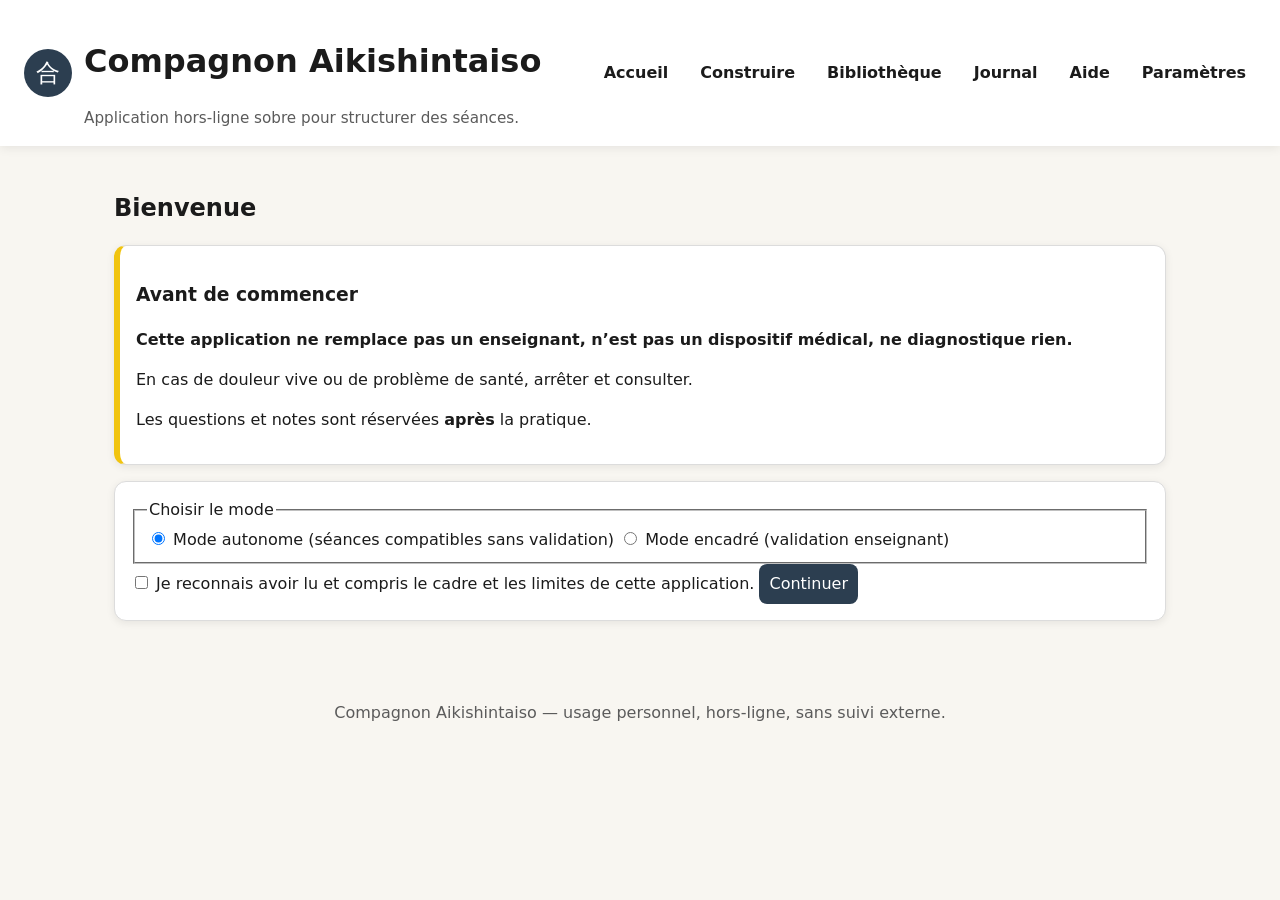
<file: app/index.html>
<!doctype html>
<html lang="fr">
<head>
  <meta charset="utf-8" />
  <meta name="viewport" content="width=device-width, initial-scale=1" />
  <meta name="theme-color" content="#111111" />
  <title>Compagnon Aikishintaiso</title>
  <link rel="manifest" href="manifest.webmanifest" />
  <link rel="stylesheet" href="styles.css" />
</head>
<body>
  <a class="skip-link" href="#main">Aller au contenu</a>
  <header class="app-header">
    <div class="brand">
      <span class="brand-mark" aria-hidden="true">合</span>
      <div>
        <h1>Compagnon Aikishintaiso</h1>
        <p class="subtitle">Application hors-ligne sobre pour structurer des séances.</p>
      </div>
    </div>
    <nav class="top-nav" aria-label="Navigation principale">
      <a href="#/home">Accueil</a>
      <a href="#/builder">Construire</a>
      <a href="#/library">Bibliothèque</a>
      <a href="#/journal">Journal</a>
      <a href="#/help">Aide</a>
      <a href="#/settings">Paramètres</a>
    </nav>
  </header>

  <main id="main" class="app-main" tabindex="-1">
    <section id="view-onboarding" class="view" aria-labelledby="onboarding-title">
      <h2 id="onboarding-title">Bienvenue</h2>
      <div class="card warning">
        <h3>Avant de commencer</h3>
        <p><strong>Cette application ne remplace pas un enseignant, n’est pas un dispositif médical, ne diagnostique rien.</strong></p>
        <p>En cas de douleur vive ou de problème de santé, arrêter et consulter.</p>
        <p>Les questions et notes sont réservées <strong>après</strong> la pratique.</p>
      </div>
      <form id="onboarding-form" class="card">
        <fieldset>
          <legend>Choisir le mode</legend>
          <label><input type="radio" name="mode" value="autonome" checked /> Mode autonome (séances compatibles sans validation)</label>
          <label><input type="radio" name="mode" value="teacher" /> Mode encadré (validation enseignant)</label>
        </fieldset>
        <label class="checkbox">
          <input type="checkbox" id="consent-checkbox" required />
          Je reconnais avoir lu et compris le cadre et les limites de cette application.
        </label>
        <button class="primary" type="submit">Continuer</button>
      </form>
    </section>

    <section id="view-home" class="view" aria-labelledby="home-title">
      <h2 id="home-title">Accueil</h2>
      <div class="grid-2">
        <div class="card">
          <h3>Démarrer</h3>
          <p>Choisissez une séance prête à l’emploi ou reprenez la dernière.</p>
          <button class="primary" id="start-session-btn">Démarrer une séance</button>
        </div>
        <div class="card">
          <h3>Dernière séance</h3>
          <div id="last-session" class="muted">Aucune séance enregistrée.</div>
        </div>
      </div>
      <div class="quick-links">
        <a class="card" href="#/builder">Construire une séance</a>
        <a class="card" href="#/library">Bibliothèque</a>
        <a class="card" href="#/journal">Journal</a>
        <a class="card" href="#/help">Aide & Glossaire</a>
      </div>
      <div class="card">
        <h3>Templates disponibles</h3>
        <div id="template-list" class="card-list"></div>
      </div>
    </section>

    <section id="view-builder" class="view" aria-labelledby="builder-title">
      <h2 id="builder-title">Constructeur de séance</h2>
      <div class="card">
        <h3>Nouveau template</h3>
        <form id="builder-form" class="grid-2">
          <label>Intention
            <input type="text" name="intent" placeholder="Ex: trouver un axe stable dans le mouvement" required />
          </label>
          <label>Titre
            <input type="text" name="title" placeholder="Ex: Axe & calme" required />
          </label>
          <label>Durée
            <select name="duration">
              <option value="2700">45 min</option>
              <option value="3600" selected>60 min</option>
              <option value="5400">90 min</option>
            </select>
          </label>
          <label>Thématique
            <select name="theme">
              <option value="mobilite">Mobilité / Fixité</option>
              <option value="circulation">Circulation / Stagnation</option>
              <option value="interne">Interne / Externe</option>
              <option value="saturation">Saturation / Carence</option>
            </select>
          </label>
        </form>
        <button class="primary" id="generate-template-btn">Générer un squelette</button>
      </div>
      <div class="card">
        <h3>Structure</h3>
        <div id="builder-warning" class="warning hidden"></div>
        <div id="builder-blocks" class="builder-blocks"></div>
        <div class="builder-actions">
          <button id="save-template-btn" class="primary">Sauvegarder le template</button>
          <button id="reset-template-btn">Réinitialiser</button>
        </div>
      </div>
    </section>

    <section id="view-dojo" class="view" aria-labelledby="dojo-title">
      <h2 id="dojo-title">Mode séance</h2>
      <div class="card dojo-card">
        <div class="dojo-header">
          <div>
            <h3 id="dojo-session-title">Séance</h3>
            <p id="dojo-intent" class="muted"></p>
          </div>
          <div class="dojo-phase" id="dojo-phase">Phase</div>
        </div>
        <div class="dojo-timer" id="dojo-timer">00:00</div>
        <div class="dojo-instruction" id="dojo-instruction">Préparation...</div>
        <div class="dojo-controls">
          <button id="dojo-prev">Précédent</button>
          <button id="dojo-toggle" class="primary">Démarrer</button>
          <button id="dojo-next">Suivant</button>
          <button id="dojo-fullscreen">Plein écran</button>
        </div>
        <div class="dojo-meta">
          <span id="dojo-remaining">Temps restant: --</span>
          <button id="dojo-notes" disabled>Notes (après la pratique)</button>
        </div>
      </div>
      <div class="card hidden" id="dojo-complete">
        <h3>Fermeture stable</h3>
        <p>Prenez quelques instants pour revenir à un état stable avant de passer aux notes.</p>
        <button class="primary" id="open-journal-entry">Aller au journal</button>
      </div>
    </section>

    <section id="view-library" class="view" aria-labelledby="library-title">
      <h2 id="library-title">Bibliothèque</h2>
      <div class="card">
        <form id="library-filters" class="grid-3">
          <label>Recherche
            <input type="search" name="query" placeholder="mot-clé" />
          </label>
          <label>Type
            <select name="type">
              <option value="">Tous</option>
              <option value="rituel">Rituel</option>
              <option value="kihon">Kihon</option>
              <option value="posture">Posture</option>
              <option value="marche">Marche</option>
              <option value="meditation">Méditation</option>
            </select>
          </label>
          <label>Niveau
            <select name="level">
              <option value="">Tous</option>
              <option value="debutant">Débutant</option>
              <option value="intermediaire">Intermédiaire</option>
              <option value="avance">Avancé</option>
            </select>
          </label>
        </form>
      </div>
      <div id="library-list" class="card-list"></div>
      <div class="card">
        <h3>Créer / éditer</h3>
        <form id="library-form" class="grid-2">
          <input type="hidden" name="id" />
          <label>Titre
            <input type="text" name="title" required />
          </label>
          <label>Type
            <select name="type" required>
              <option value="rituel">Rituel</option>
              <option value="kihon">Kihon</option>
              <option value="posture">Posture</option>
              <option value="marche">Marche</option>
              <option value="meditation">Méditation</option>
            </select>
          </label>
          <label>Durée par défaut (sec)
            <input type="number" name="durationDefaultSec" min="30" step="30" required />
          </label>
          <label>Niveau
            <select name="level">
              <option value="debutant">Débutant</option>
              <option value="intermediaire">Intermédiaire</option>
              <option value="avance">Avancé</option>
            </select>
          </label>
          <label>Tags (séparés par des virgules)
            <input type="text" name="tags" />
          </label>
          <label>Autonome
            <select name="autonome">
              <option value="true">Oui</option>
              <option value="false">Non</option>
            </select>
          </label>
          <label>Description
            <textarea name="description" rows="3" required></textarea>
          </label>
          <label>Instructions
            <textarea name="instructions" rows="3" required></textarea>
          </label>
          <label>Notes de sécurité (séparées par ; )
            <input type="text" name="safetyNotes" />
          </label>
        </form>
        <div class="builder-actions">
          <button id="save-item-btn" class="primary">Enregistrer</button>
          <button id="reset-item-btn">Réinitialiser</button>
        </div>
      </div>
    </section>

    <section id="view-journal" class="view" aria-labelledby="journal-title">
      <h2 id="journal-title">Journal</h2>
      <div class="grid-2">
        <div class="card">
          <h3>Nouvelle entrée</h3>
          <form id="journal-form" class="grid-2">
            <label>Ressenti
              <input type="number" name="ressenti" min="1" max="5" required />
            </label>
            <label>Fatigue
              <input type="number" name="fatigue" min="1" max="5" required />
            </label>
            <label>Calme
              <input type="number" name="calme" min="1" max="5" required />
            </label>
            <label>Mobilité
              <input type="number" name="mobilite" min="1" max="5" required />
            </label>
            <label class="full">Notes
              <textarea name="notes" rows="4"></textarea>
            </label>
            <label class="full">Tags (séparés par des virgules)
              <input type="text" name="tags" />
            </label>
          </form>
          <button id="save-journal-btn" class="primary">Enregistrer</button>
        </div>
        <div class="card">
          <h3>Statistiques simples</h3>
          <canvas id="stats-canvas" width="320" height="240" aria-label="Statistiques"></canvas>
          <p class="muted">Aucune interprétation médicale. Moyennes des auto-évaluations.</p>
        </div>
      </div>
      <div class="card">
        <h3>Historique</h3>
        <div id="journal-list" class="card-list"></div>
      </div>
    </section>

    <section id="view-help" class="view" aria-labelledby="help-title">
      <h2 id="help-title">Aide & Glossaire</h2>
      <div class="card">
        <h3>Cadre & sécurité</h3>
        <ul>
          <li>Cette application ne remplace pas un enseignant, n’est pas un dispositif médical, ne diagnostique rien.</li>
          <li>En cas de douleur vive ou de problème de santé, arrêter et consulter.</li>
          <li>Silence pendant la pratique ; questions et notes après la séance.</li>
        </ul>
      </div>
      <div class="card">
        <h3>Glossaire</h3>
        <dl class="glossary">
          <dt>Misogi</dt>
          <dd>Entrée de séance : souffle, attention, disponibilité.</dd>
          <dt>Kihon</dt>
          <dd>Référence/fondation neutre, sans contenu technique réservé.</dd>
          <dt>Programme</dt>
          <dd>Combinaison structurée en trois phases : mise en place, mise à l’épreuve, intégration.</dd>
          <dt>Retour stable</dt>
          <dd>Sortie progressive pour retrouver un équilibre stable.</dd>
          <dt>Discussion</dt>
          <dd>Notes et échanges uniquement après la pratique.</dd>
        </dl>
      </div>
      <div class="card">
        <h3>Export / Import</h3>
        <div class="builder-actions">
          <button id="export-data" class="primary">Exporter les données</button>
          <label class="file-input">Importer un JSON
            <input type="file" id="import-data" accept="application/json" />
          </label>
          <button id="reset-data" class="danger">Réinitialiser</button>
        </div>
        <pre id="export-output" class="code-block" aria-live="polite"></pre>
      </div>
    </section>

    <section id="view-settings" class="view" aria-labelledby="settings-title">
      <h2 id="settings-title">Paramètres</h2>
      <div class="card grid-2">
        <label>Thème
          <select id="setting-theme">
            <option value="system">Système</option>
            <option value="light">Clair</option>
            <option value="dark">Sombre</option>
          </select>
        </label>
        <label>Taille de police
          <input type="range" id="setting-font" min="90" max="120" step="5" />
        </label>
        <label>Mode enseignant
          <select id="setting-teacher-mode">
            <option value="false">Désactivé</option>
            <option value="true">Activé</option>
          </select>
        </label>
        <label>Clé de validation (facultatif)
          <input type="text" id="setting-teacher-key" placeholder="clé simple" />
        </label>
        <label>Notifications (si support)
          <select id="setting-notifications">
            <option value="false">Désactivées</option>
            <option value="true">Activées</option>
          </select>
        </label>
      </div>
      <div class="card">
        <h3>JSON courant (debug)</h3>
        <pre id="debug-json" class="code-block"></pre>
      </div>
    </section>
  </main>

  <footer class="app-footer">
    <p>Compagnon Aikishintaiso — usage personnel, hors-ligne, sans suivi externe.</p>
  </footer>

  <script type="module" src="app.js"></script>
</body>
</html>
</file>
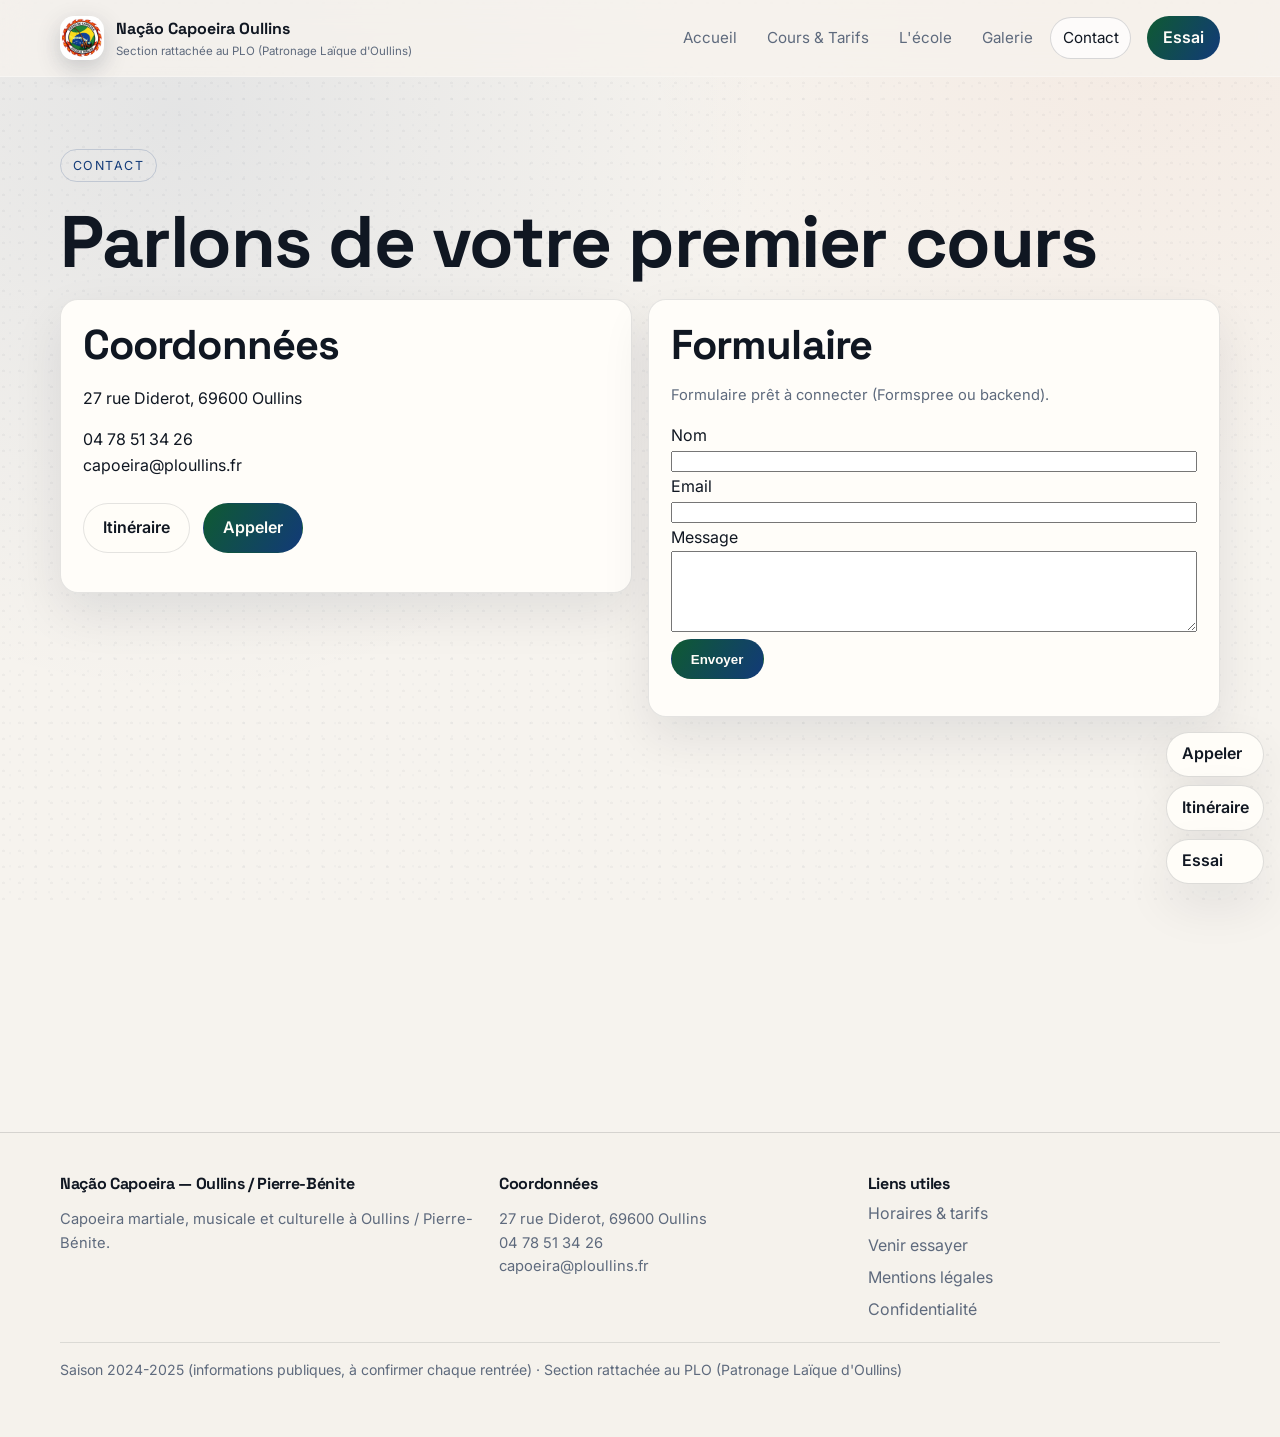
<file: contact.html>
<!doctype html><html lang="fr"><head><meta charset="UTF-8"><meta name="viewport" content="width=device-width,initial-scale=1">
<meta name="description" content="Contact, accès et informations pour premier cours de capoeira."><meta property="og:title" content="Contact"><meta property="og:description" content="Contactez la section Nação Capoeira Oullins / Pierre-Bénite.">
<link rel="stylesheet" href="public/assets/styles.css"><script src="public/assets/app.js"></script></head>
<body><header id="site-nav" class="topbar"></header><main class="section"><div class="container">
<span class="eyebrow">Contact</span><h1>Parlons de votre premier cours</h1>
<div class="grid" style="grid-template-columns:1fr 1fr;align-items:start">
<article class="card reveal"><h2>Coordonnées</h2><p id="addr"></p><p><a id="phone"></a><br><a id="mail"></a></p><div class="cta-row"><a id="route" class="btn secondary" target="_blank" rel="noopener">Itinéraire</a><a id="call" class="btn primary">Appeler</a></div></article>
<article class="card reveal"><h2>Formulaire</h2><p class="small">Formulaire prêt à connecter (Formspree ou backend).</p>
<form id="form"><label>Nom<br><input required name="name" style="width:100%"></label><br><label>Email<br><input required type="email" name="email" style="width:100%"></label><br><label>Message<br><textarea required name="message" rows="5" style="width:100%"></textarea></label><br><button class="btn primary" type="submit">Envoyer</button><p id="status" class="small"></p></form>
</article></div><iframe class="map-frame" loading="lazy" referrerpolicy="no-referrer-when-downgrade" src="https://www.google.com/maps?q=Oullins%20Pierre-B%C3%A9nite&output=embed" title="Carte d'accès au club"></iframe></div></main><div id="float-cta" class="float-cta"></div><footer id="site-footer" class="footer"></footer>
<script>
site.loadConfig().then(c=>{site.setMeta(c,'Contact','Coordonnées et accès au club.');site.renderShell(c);site.injectStructuredData(c);site.initRevealAnimations();
document.getElementById('addr').textContent=c.address;document.getElementById('phone').textContent=c.phone;document.getElementById('phone').href='tel:'+c.phone.replace(/\s+/g,'');document.getElementById('mail').textContent=c.email;document.getElementById('mail').href='mailto:'+c.email;document.getElementById('route').href=`https://www.google.com/maps/search/?api=1&query=${encodeURIComponent(c.mapQuery)}`;document.getElementById('call').href='tel:'+c.phone.replace(/\s+/g,'');
});
document.getElementById('form').addEventListener('submit',e=>{e.preventDefault();document.getElementById('status').textContent='Merci, votre message est prêt à être transmis une fois le backend branché.';});
</script></body></html>
</file>
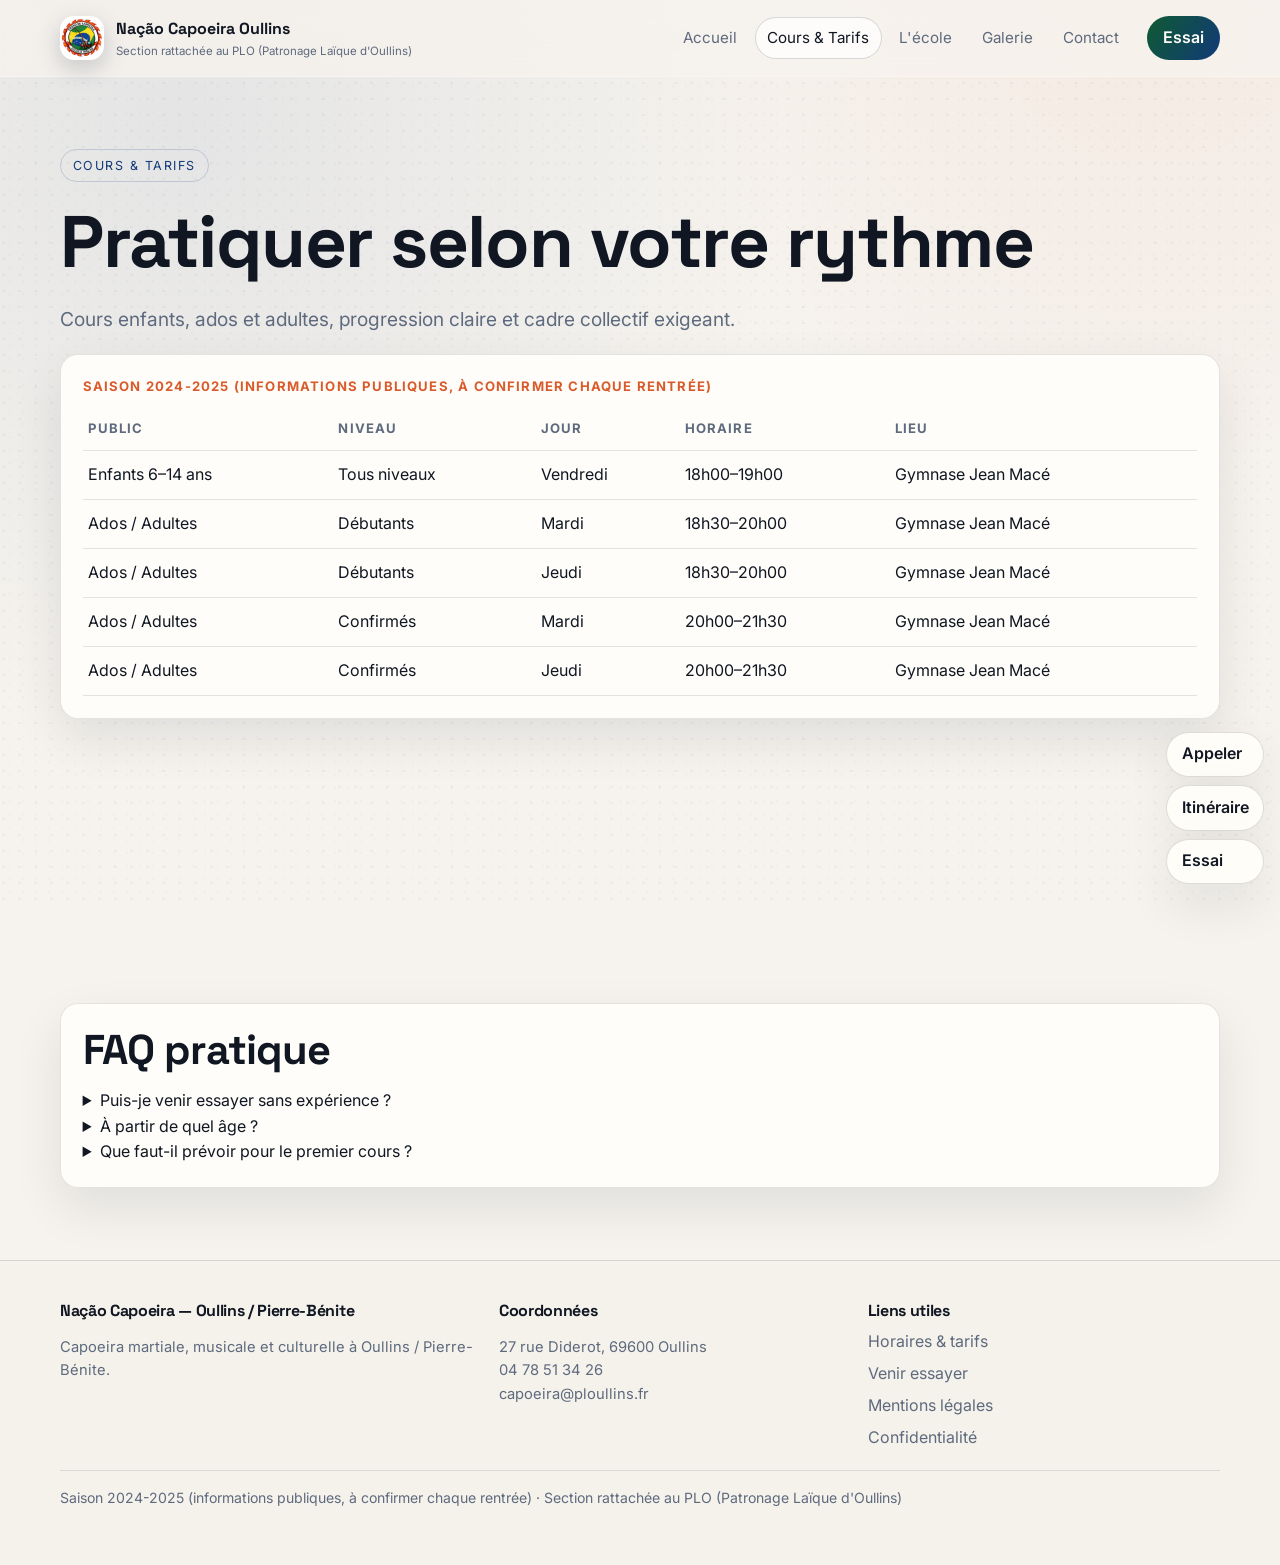
<file: cours-tarifs.html>
<!doctype html>
<html lang="fr">
<head>
<meta charset="UTF-8">
<meta name="viewport" content="width=device-width, initial-scale=1">
<meta name="description" content="Horaires, tarifs, FAQ et inscriptions capoeira à Oullins / Pierre-Bénite.">
<meta property="og:title" content="Cours & Tarifs">
<meta property="og:description" content="Saison en cours : horaires et tarifs de la section Nação Capoeira.">
<link rel="stylesheet" href="public/assets/styles.css">
<script src="public/assets/app.js"></script>
</head>
<body>
<header id="site-nav" class="topbar"></header>
<main class="section">
  <div class="container">
    <span class="eyebrow">Cours & Tarifs</span>
    <h1>Pratiquer selon votre rythme</h1>
    <p class="lead">Cours enfants, ados et adultes, progression claire et cadre collectif exigeant.</p>

    <div class="card reveal">
      <p class="kicker" id="season"></p>
      <table id="schedule" class="table"></table>
    </div>

    <div class="grid" style="grid-template-columns:repeat(auto-fit,minmax(240px,1fr));margin-top:1rem" id="prices"></div>

    <div class="card reveal" style="margin-top:1rem">
      <h2>FAQ pratique</h2>
      <div id="faq"></div>
    </div>
  </div>
</main>
<div id="float-cta" class="float-cta"></div>
<footer id="site-footer" class="footer"></footer>
<script>
site.loadConfig().then(config => {
  site.setMeta(config, 'Cours & Tarifs', 'Horaires et tarifs de la section Nação Capoeira Oullins.');
  site.renderShell(config);
  site.injectStructuredData(config);
  site.initRevealAnimations();

  document.getElementById('season').textContent = config.seasonLabel;
  document.getElementById('schedule').innerHTML = '<tr><th>Public</th><th>Niveau</th><th>Jour</th><th>Horaire</th><th>Lieu</th></tr>' +
    config.schedules.map(s => `<tr><td>${s.audience}</td><td>${s.level}</td><td>${s.day}</td><td>${s.time}</td><td>${s.location}</td></tr>`).join('');
  document.getElementById('prices').innerHTML = config.prices.map(p => `<article class="card interactive reveal"><h3>${p.label}</h3><p style="font-size:2rem;margin:0">${p.price}</p></article>`).join('') +
    `<article class="card reveal"><h3>Licence / adhésion</h3><ul>${config.fees.map(f => `<li>${f}</li>`).join('')}</ul></article>`;
  document.getElementById('faq').innerHTML = config.faq.map(x => `<details><summary>${x.q}</summary><p>${x.a}</p></details>`).join('');
});
</script>
</body>
</html>
</file>
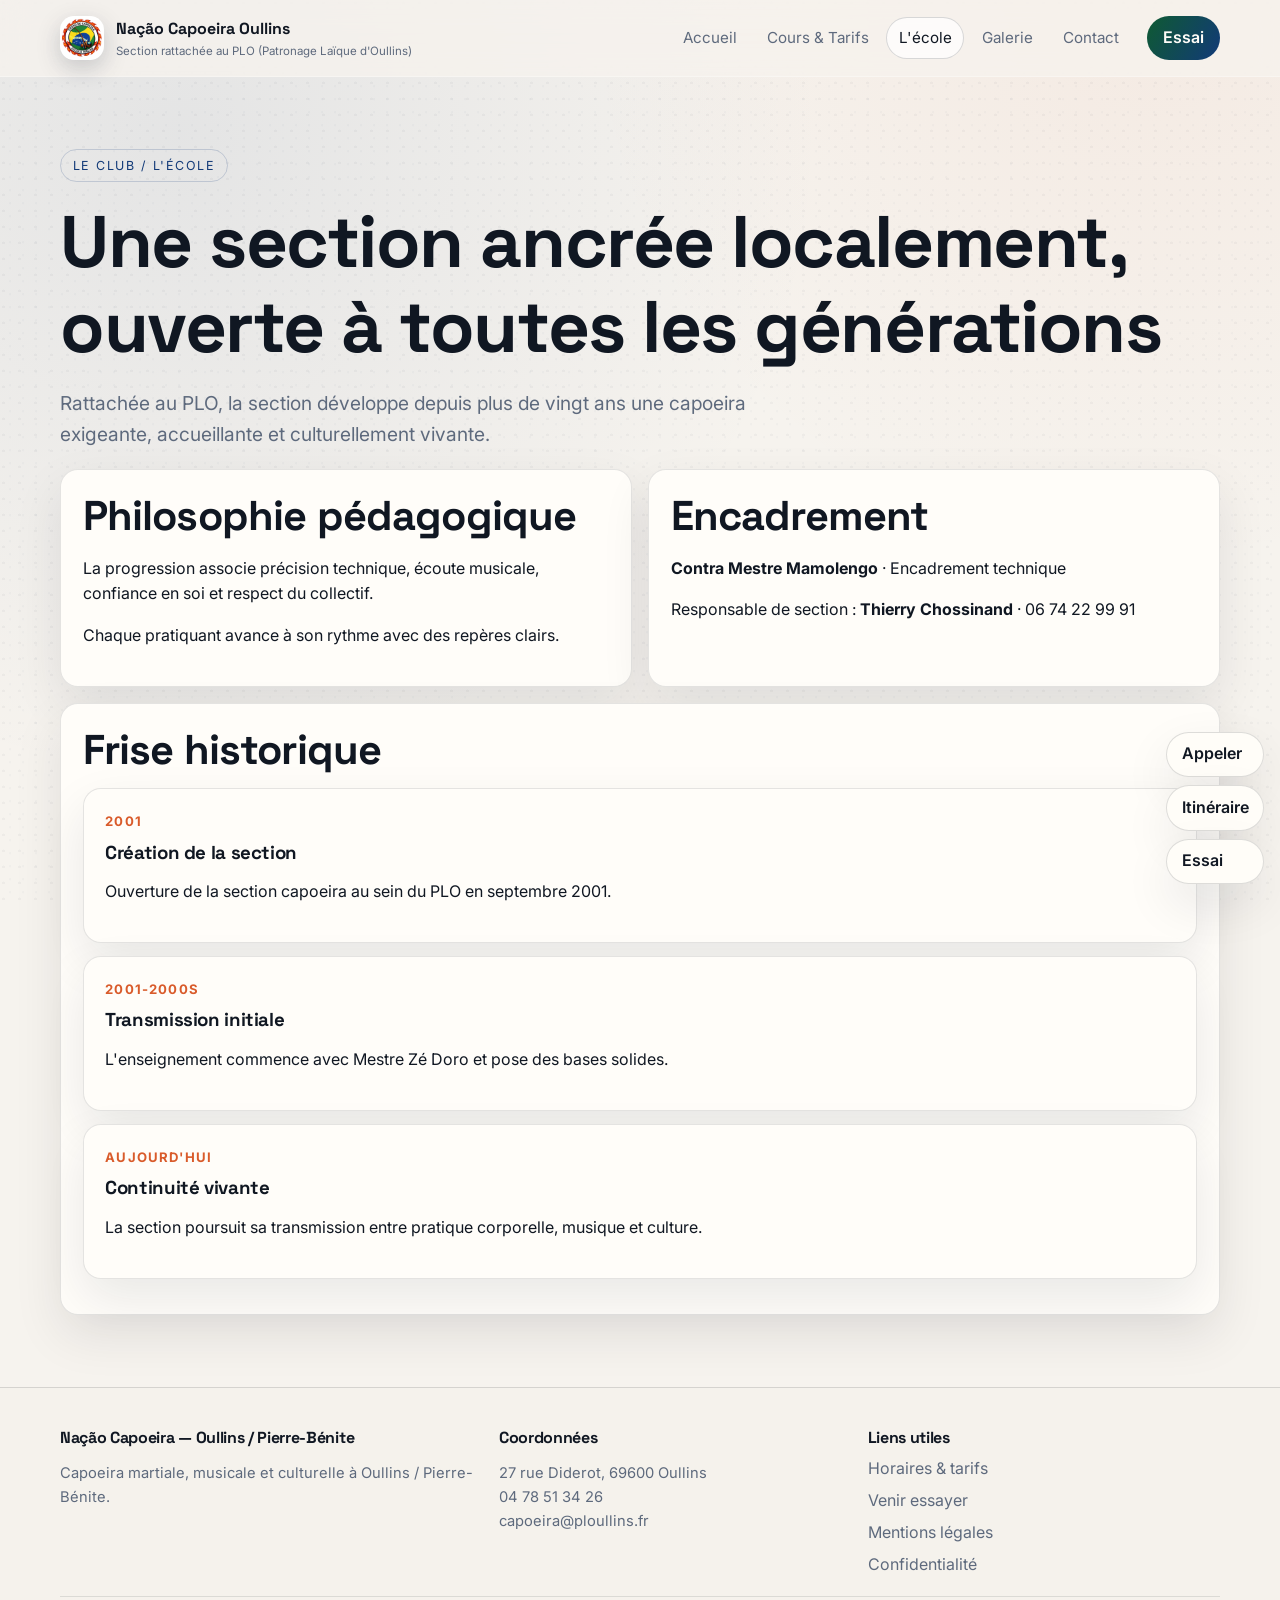
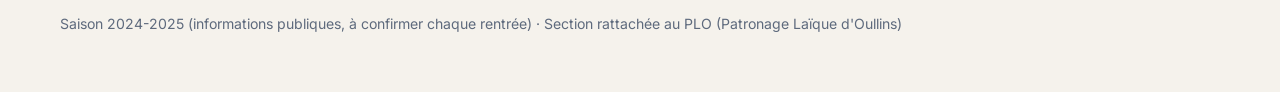
<file: ecole.html>
<!doctype html>
<html lang="fr">
<head>
<meta charset="UTF-8">
<meta name="viewport" content="width=device-width,initial-scale=1">
<meta name="description" content="Histoire, pédagogie et encadrement de Nação Capoeira Oullins.">
<meta property="og:title" content="Le Club / L'école">
<meta property="og:description" content="Une section capoeira ancrée au PLO depuis 2001.">
<link rel="stylesheet" href="public/assets/styles.css"><script src="public/assets/app.js"></script>
</head>
<body>
<header id="site-nav" class="topbar"></header>
<main class="section"><div class="container">
<span class="eyebrow">Le Club / L'école</span>
<h1>Une section ancrée localement, ouverte à toutes les générations</h1>
<p class="lead">Rattachée au PLO, la section développe depuis plus de vingt ans une capoeira exigeante, accueillante et culturellement vivante.</p>
<div class="grid" style="grid-template-columns:1fr 1fr">
  <article class="card reveal"><h2>Philosophie pédagogique</h2><p>La progression associe précision technique, écoute musicale, confiance en soi et respect du collectif.</p><p>Chaque pratiquant avance à son rythme avec des repères clairs.</p></article>
  <article class="card reveal"><h2>Encadrement</h2><p id="teacher"></p><p id="lead"></p></article>
</div>
<div class="card reveal" style="margin-top:1rem"><h2>Frise historique</h2><div id="history"></div></div>
</div></main>
<div id="float-cta" class="float-cta"></div><footer id="site-footer" class="footer"></footer>
<script>
site.loadConfig().then(config => {
  site.setMeta(config, "Le Club / L'école", 'Histoire, pédagogie et équipe.');
  site.renderShell(config); site.injectStructuredData(config); site.initRevealAnimations();
  document.getElementById('teacher').innerHTML = `<strong>${config.people.teacher.name}</strong> · ${config.people.teacher.role}`;
  const lead = config.people.showSectionLead ? `${config.people.sectionLead.role} : <strong>${config.people.sectionLead.name}</strong> · ${config.people.sectionLead.phone}` : 'Coordonnées du responsable masquées.';
  document.getElementById('lead').innerHTML = lead;
  document.getElementById('history').innerHTML = config.history.map(h => `<article class="card" style="margin-bottom:.8rem"><p class="kicker">${h.year}</p><h3>${h.title}</h3><p>${h.description}</p></article>`).join('');
});
</script>
</body></html>
</file>
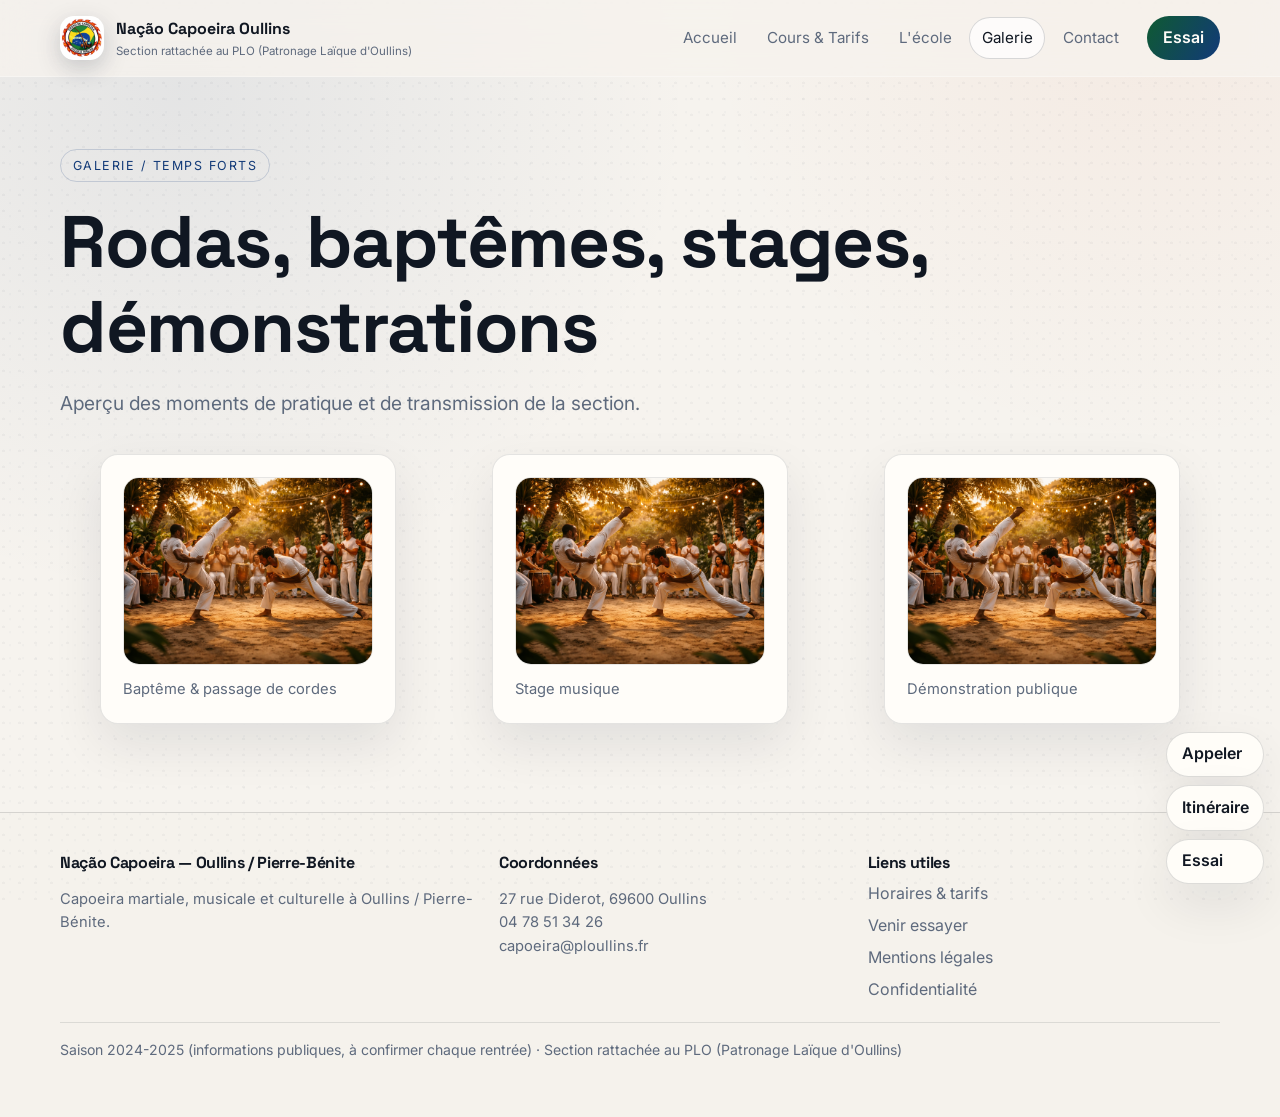
<file: galerie.html>
<!doctype html><html lang="fr"><head><meta charset="UTF-8"><meta name="viewport" content="width=device-width,initial-scale=1">
<meta name="description" content="Galerie et temps forts : baptêmes, rodas, stages et événements."><meta property="og:title" content="Galerie"><meta property="og:description" content="Galerie photo de la section Nação Capoeira.">
<link rel="stylesheet" href="public/assets/styles.css"><script src="public/assets/app.js"></script></head>
<body><header id="site-nav" class="topbar"></header><main class="section"><div class="container">
<span class="eyebrow">Galerie / Temps forts</span><h1>Rodas, baptêmes, stages, démonstrations</h1>
<p class="lead">Aperçu des moments de pratique et de transmission de la section.</p>
<div class="grid" style="grid-template-columns:repeat(auto-fit,minmax(240px,1fr));" id="galleryGrid"></div>
</div></main><div id="float-cta" class="float-cta"></div><footer id="site-footer" class="footer"></footer>
<script>
site.loadConfig().then(c=>{
  site.setMeta(c,'Galerie','Temps forts de la section Nação Capoeira.');
  site.renderShell(c);
  site.injectStructuredData(c);

  const assets = c.galleryAssets?.length ? c.galleryAssets : ['public/assets/images/gallery-01.jpg'];
  const captions = ['Baptême & passage de cordes','Stage musique','Démonstration publique'];
  const html = [0,1,2].map((i)=>{
    const src = assets[i] || assets[0];
    return `<figure class="card reveal"><img class="gallery-image" src="${src}" alt="${captions[i]}" loading="lazy"><figcaption class="small">${captions[i]}</figcaption></figure>`;
  }).join('');
  document.getElementById('galleryGrid').innerHTML = html;
  site.initRevealAnimations();
});
</script></body></html>
</file>
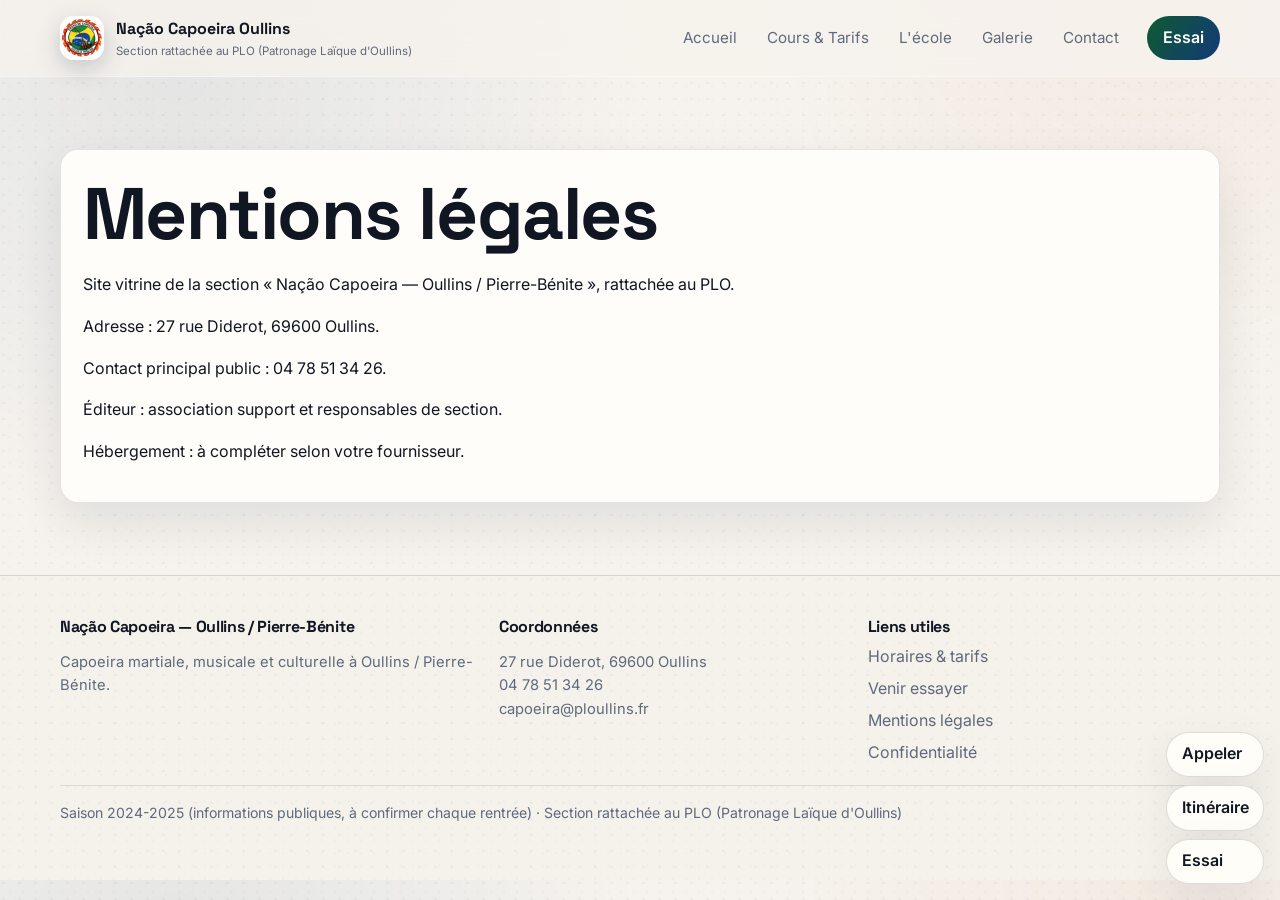
<file: mentions-legales.html>
<!doctype html><html lang="fr"><head><meta charset="UTF-8"><meta name="viewport" content="width=device-width,initial-scale=1"><meta name="description" content="Mentions légales du site Nação Capoeira Oullins."><meta property="og:title" content="Mentions légales"><meta property="og:description" content="Informations légales du site vitrine."><link rel="stylesheet" href="public/assets/styles.css"><script src="public/assets/app.js"></script></head>
<body><header id="site-nav" class="topbar"></header><main class="section"><div class="container card"><h1>Mentions légales</h1><p>Site vitrine de la section « Nação Capoeira — Oullins / Pierre-Bénite », rattachée au PLO.</p><p>Adresse : 27 rue Diderot, 69600 Oullins.</p><p>Contact principal public : 04 78 51 34 26.</p><p>Éditeur : association support et responsables de section.</p><p>Hébergement : à compléter selon votre fournisseur.</p></div></main><div id="float-cta" class="float-cta"></div><footer id="site-footer" class="footer"></footer><script>site.loadConfig().then(c=>{site.setMeta(c,'Mentions légales','Informations légales du site');site.renderShell(c);site.injectStructuredData(c);});</script></body></html>
</file>
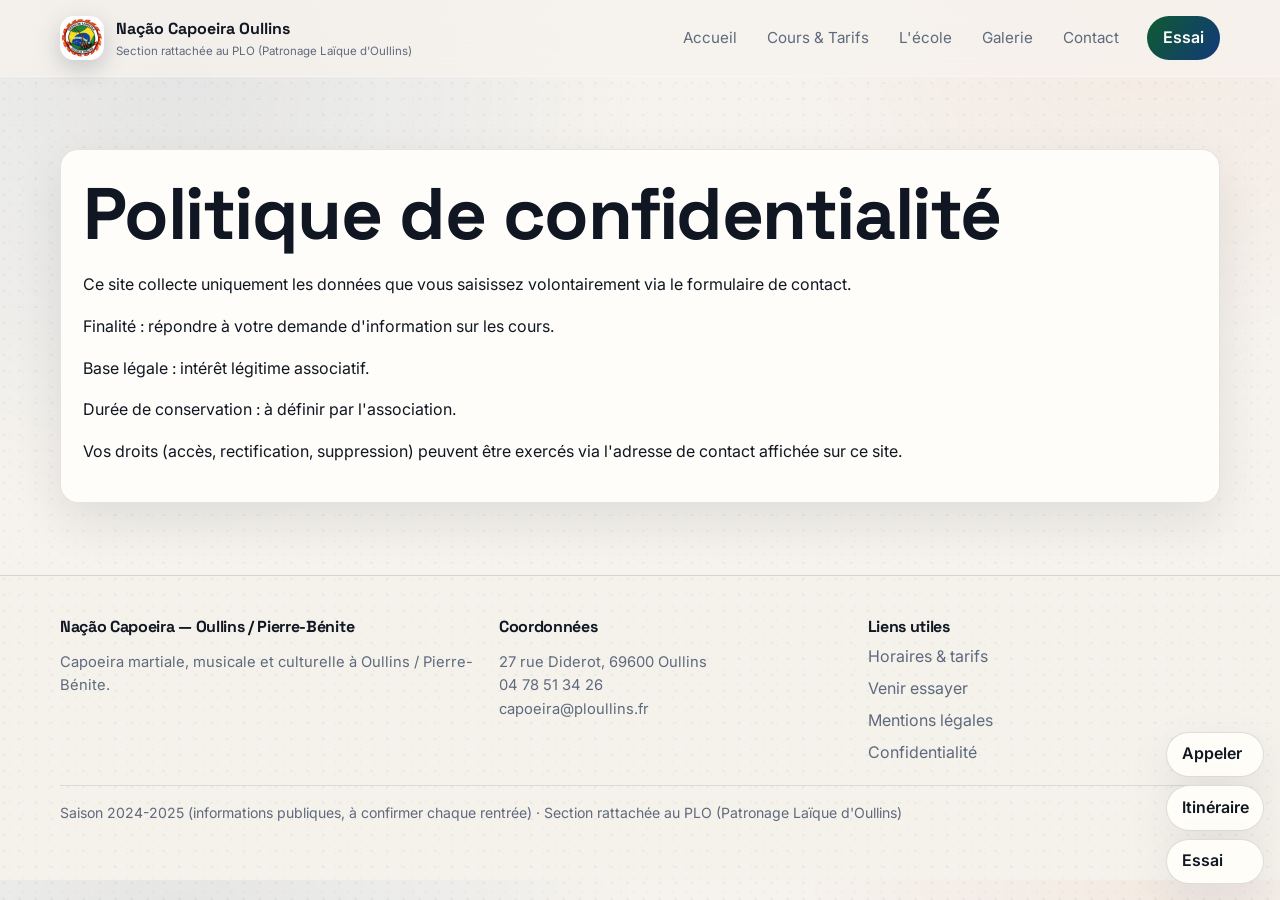
<file: politique-confidentialite.html>
<!doctype html><html lang="fr"><head><meta charset="UTF-8"><meta name="viewport" content="width=device-width,initial-scale=1"><meta name="description" content="Politique de confidentialité du site Nação Capoeira Oullins."><meta property="og:title" content="Politique de confidentialité"><meta property="og:description" content="Traitement des données via le formulaire de contact."><link rel="stylesheet" href="public/assets/styles.css"><script src="public/assets/app.js"></script></head>
<body><header id="site-nav" class="topbar"></header><main class="section"><div class="container card"><h1>Politique de confidentialité</h1><p>Ce site collecte uniquement les données que vous saisissez volontairement via le formulaire de contact.</p><p>Finalité : répondre à votre demande d'information sur les cours.</p><p>Base légale : intérêt légitime associatif.</p><p>Durée de conservation : à définir par l'association.</p><p>Vos droits (accès, rectification, suppression) peuvent être exercés via l'adresse de contact affichée sur ce site.</p></div></main><div id="float-cta" class="float-cta"></div><footer id="site-footer" class="footer"></footer><script>site.loadConfig().then(c=>{site.setMeta(c,'Politique de confidentialité','Traitement des données personnelles');site.renderShell(c);site.injectStructuredData(c);});</script></body></html>
</file>
<file: app/styles.css>
:root {
  color-scheme: light dark;
  --bg: #f8f6f1;
  --fg: #1b1b1b;
  --card: #ffffff;
  --muted: #5b5b5b;
  --accent: #2c3e50;
  --accent-2: #7f8c8d;
  --danger: #c0392b;
  --warning: #f1c40f;
  --border: #dcdcdc;
  --shadow: rgba(0, 0, 0, 0.08);
  --radius: 12px;
  --font-scale: 100%;
}

[data-theme="dark"] {
  --bg: #111111;
  --fg: #f1f1f1;
  --card: #1d1d1d;
  --muted: #b4b4b4;
  --accent: #dfe6e9;
  --accent-2: #636e72;
  --border: #2a2a2a;
  --shadow: rgba(0, 0, 0, 0.4);
}

* {
  box-sizing: border-box;
}

body {
  margin: 0;
  font-family: "Segoe UI", "Noto Sans", system-ui, sans-serif;
  background: var(--bg);
  color: var(--fg);
  font-size: var(--font-scale);
  line-height: 1.5;
}

a {
  color: inherit;
  text-decoration: none;
}

a:focus,
button:focus,
input:focus,
select:focus,
textarea:focus {
  outline: 2px solid var(--accent);
  outline-offset: 2px;
}

.skip-link {
  position: absolute;
  left: -999px;
  top: 0;
  background: var(--accent);
  color: #fff;
  padding: 8px 16px;
  z-index: 10;
}

.skip-link:focus {
  left: 8px;
}

.app-header {
  background: var(--card);
  box-shadow: 0 2px 10px var(--shadow);
  padding: 16px 24px;
  display: flex;
  flex-wrap: wrap;
  gap: 16px;
  align-items: center;
  justify-content: space-between;
  position: sticky;
  top: 0;
  z-index: 5;
}

.brand {
  display: flex;
  gap: 12px;
  align-items: center;
}

.brand-mark {
  display: inline-flex;
  align-items: center;
  justify-content: center;
  width: 48px;
  height: 48px;
  border-radius: 50%;
  background: var(--accent);
  color: #fff;
  font-size: 24px;
}

.subtitle {
  margin: 0;
  color: var(--muted);
  font-size: 0.95rem;
}

.top-nav {
  display: flex;
  flex-wrap: wrap;
  gap: 12px;
  font-weight: 600;
}

.top-nav a {
  padding: 6px 10px;
  border-radius: 999px;
  background: transparent;
}

.top-nav a:hover {
  background: var(--border);
}

.app-main {
  padding: 24px;
  max-width: 1100px;
  margin: 0 auto;
}

.view {
  display: none;
}

.view.active {
  display: block;
}

.card {
  background: var(--card);
  border: 1px solid var(--border);
  border-radius: var(--radius);
  padding: 16px;
  margin-bottom: 16px;
  box-shadow: 0 2px 8px var(--shadow);
}

.card.warning {
  border-left: 6px solid var(--warning);
}

.card.danger {
  border-left: 6px solid var(--danger);
}

.card-list {
  display: grid;
  gap: 12px;
}

.grid-2 {
  display: grid;
  gap: 16px;
  grid-template-columns: repeat(auto-fit, minmax(240px, 1fr));
}

.grid-3 {
  display: grid;
  gap: 16px;
  grid-template-columns: repeat(auto-fit, minmax(200px, 1fr));
}

.full {
  grid-column: 1 / -1;
}

.quick-links {
  display: grid;
  gap: 12px;
  grid-template-columns: repeat(auto-fit, minmax(200px, 1fr));
}

button,
input,
select,
textarea {
  font: inherit;
  padding: 8px 10px;
  border-radius: 8px;
  border: 1px solid var(--border);
  background: transparent;
  color: inherit;
}

button {
  cursor: pointer;
}

button.primary {
  background: var(--accent);
  color: #fff;
  border: none;
}

button.danger {
  background: var(--danger);
  color: #fff;
  border: none;
}

button:disabled {
  opacity: 0.6;
  cursor: not-allowed;
}

.builder-blocks {
  display: grid;
  gap: 12px;
}

.block {
  border: 1px dashed var(--border);
  padding: 12px;
  border-radius: var(--radius);
}

.block-header {
  display: flex;
  justify-content: space-between;
  align-items: center;
  gap: 8px;
}

.block-items {
  margin-top: 8px;
  display: grid;
  gap: 6px;
}

.tag {
  display: inline-flex;
  padding: 2px 8px;
  border-radius: 999px;
  background: var(--border);
  font-size: 0.85rem;
}

.builder-actions {
  display: flex;
  gap: 12px;
  flex-wrap: wrap;
  align-items: center;
}

.hidden {
  display: none !important;
}

.muted {
  color: var(--muted);
}

.glossary dt {
  font-weight: 600;
  margin-top: 8px;
}

.glossary dd {
  margin: 0 0 8px 0;
}

.dojo-card {
  text-align: center;
}

.dojo-timer {
  font-size: 4rem;
  font-weight: bold;
  margin: 16px 0;
}

.dojo-instruction {
  font-size: 1.3rem;
  margin-bottom: 16px;
}

.dojo-controls {
  display: flex;
  justify-content: center;
  flex-wrap: wrap;
  gap: 12px;
}

.dojo-meta {
  margin-top: 12px;
  display: flex;
  justify-content: space-between;
  align-items: center;
  flex-wrap: wrap;
  gap: 8px;
}

.dojo-phase {
  padding: 4px 10px;
  border-radius: 999px;
  background: var(--border);
}

.code-block {
  background: #0f0f0f;
  color: #f1f1f1;
  padding: 12px;
  border-radius: 8px;
  overflow-x: auto;
  font-size: 0.85rem;
}

.file-input {
  display: inline-flex;
  flex-direction: column;
  gap: 6px;
}

.app-footer {
  padding: 24px;
  text-align: center;
  color: var(--muted);
}

@media (max-width: 720px) {
  .dojo-timer {
    font-size: 3rem;
  }
}
</file>
<file: public/assets/styles.css>
@import url("https://fonts.googleapis.com/css2?family=Inter:wght@400;500;600;700&family=Space+Grotesk:wght@500;600;700&display=swap");

:root {
  --bg: #f6f3ee;
  --surface: #fffdf8;
  --surface-soft: #f0ece4;
  --text: #101722;
  --text-muted: #5e6a7d;
  --green: #0f5a32;
  --green-deep: #0a3e25;
  --yellow: #d8b63c;
  --blue: #123a78;
  --blue-deep: #0b1930;
  --accent: #d95b2b;
  --line: rgba(16, 23, 34, 0.11);
  --radius-lg: 28px;
  --radius-md: 18px;
  --shadow-soft: 0 20px 50px rgba(11, 25, 48, 0.09);
  --shadow-strong: 0 28px 60px rgba(11, 25, 48, 0.18);
  --space-fluid: clamp(1rem, 2vw, 1.5rem);
}

* { box-sizing: border-box; }
html { scroll-behavior: smooth; }
body {
  margin: 0;
  font-family: "Inter", system-ui, sans-serif;
  color: var(--text);
  line-height: 1.6;
  background:
    radial-gradient(circle at 14% 8%, rgba(18,58,120,0.08), transparent 34%),
    radial-gradient(circle at 90% 0%, rgba(217,91,43,0.06), transparent 28%),
    var(--bg);
}
body::before {
  content: "";
  position: fixed;
  inset: 0;
  pointer-events: none;
  background:
    radial-gradient(circle at 22% 18%, rgba(11,25,48,0.07) 0 1.2px, transparent 1.5px),
    radial-gradient(circle at 78% 64%, rgba(18,58,120,0.05) 0 1px, transparent 1.4px);
  background-size: 16px 16px, 13px 13px;
  opacity: 0.5;
  mix-blend-mode: multiply;
}
a { color: inherit; text-decoration: none; }
img { max-width: 100%; display: block; }

.container { width: min(1160px, 92vw); margin-inline: auto; }
.section { padding: 4.5rem 0; position: relative; }

.topbar {
  position: sticky;
  top: 0;
  z-index: 100;
  border-bottom: 1px solid rgba(255,255,255,0.3);
  backdrop-filter: blur(14px);
  background: color-mix(in srgb, var(--bg) 78%, transparent);
}
.nav-shell {
  display: flex;
  align-items: center;
  justify-content: space-between;
  gap: var(--space-fluid);
  padding: 0.9rem 0;
}
.brand {
  display: inline-flex;
  align-items: center;
  gap: 0.75rem;
}
.brand-mark {
  width: 44px;
  height: 44px;
  border-radius: 14px;
  display: inline-flex;
  align-items: center;
  justify-content: center;
  font-family: "Space Grotesk", sans-serif;
  font-size: 0.82rem;
  letter-spacing: 0.08em;
  color: var(--surface);
  background: linear-gradient(145deg, var(--blue-deep), var(--green));
  box-shadow: inset 0 0 0 1px rgba(255,255,255,0.18), 0 8px 24px rgba(11,25,48,0.2);
}
.brand-title { font-family: "Space Grotesk", sans-serif; font-size: 1rem; font-weight: 700; }
.brand-subtitle { display: block; font-size: 0.72rem; color: var(--text-muted); }

.brand-logo {
  width: 44px;
  height: 44px;
  border-radius: 14px;
  object-fit: cover;
  box-shadow: 0 8px 24px rgba(11,25,48,0.2);
  background: var(--surface);
}

.nav-links { display: flex; align-items: center; gap: 0.3rem; }
.nav-link {
  color: var(--text-muted);
  padding: 0.48rem 0.72rem;
  border-radius: 999px;
  font-size: 0.95rem;
  border: 1px solid transparent;
  transition: all 240ms ease;
}
.nav-link:hover,
.nav-link.active {
  color: var(--text);
  border-color: rgba(16, 23, 34, 0.16);
  background: rgba(255, 255, 255, 0.74);
}
.nav-cta {
  margin-left: 0.7rem;
  padding: 0.58rem 1rem;
  border-radius: 999px;
  font-weight: 600;
  color: var(--surface);
  background: linear-gradient(120deg, var(--green), var(--blue));
}
.nav-link:focus-visible,
.nav-cta:focus-visible,
.btn:focus-visible,
.float-cta a:focus-visible,
.mobile-actions a:focus-visible,
.mobile-nav a:focus-visible,
.mobile-close:focus-visible,
.nav-toggle:focus-visible {
  outline: 3px solid color-mix(in srgb, var(--yellow) 58%, white);
  outline-offset: 2px;
}
.nav-toggle {
  display: none;
  width: 42px;
  height: 42px;
  border-radius: 12px;
  border: 1px solid var(--line);
  background: color-mix(in srgb, var(--surface) 74%, transparent);
}

.mobile-panel {
  position: fixed;
  inset: 0;
  z-index: 120;
  background: color-mix(in srgb, var(--blue-deep) 92%, #000 8%);
  color: var(--surface);
  display: grid;
  align-content: start;
  padding: 1.4rem 1.2rem 2rem;
  transform: translateY(-102%);
  transition: transform 360ms ease;
  overflow-y: auto;
}
body.menu-open .mobile-panel { transform: translateY(0); }
.mobile-head { display: flex; justify-content: space-between; align-items: center; margin-bottom: 1.5rem; }
.mobile-close {
  width: 40px;
  height: 40px;
  border-radius: 12px;
  border: 1px solid rgba(246,243,238,0.28);
  background: transparent;
  color: inherit;
}
.mobile-nav a { display: block; font-size: 1.5rem; padding: 0.48rem 0; font-family: "Space Grotesk", sans-serif; }
.mobile-actions { margin-top: 1.7rem; display: grid; gap: 0.7rem; }
.mobile-actions a {
  display: block;
  text-align: center;
  padding: 0.78rem;
  border-radius: 12px;
  border: 1px solid rgba(246,243,238,0.34);
}

h1, h2, h3 {
  font-family: "Space Grotesk", sans-serif;
  letter-spacing: -0.02em;
  line-height: 1.16;
  margin: 0 0 0.9rem;
}
h1 { font-size: clamp(2.2rem, 5.7vw, 4.6rem); }
h2 { font-size: clamp(1.6rem, 3.4vw, 2.6rem); }
.lead { font-size: clamp(1.02rem, 2vw, 1.2rem); max-width: 62ch; color: var(--text-muted); }
.eyebrow {
  display: inline-flex;
  gap: 0.4rem;
  font-size: 0.78rem;
  text-transform: uppercase;
  letter-spacing: 0.12em;
  color: var(--blue);
  border: 1px solid rgba(18,58,120,0.18);
  border-radius: 999px;
  padding: 0.35rem 0.74rem;
  margin-bottom: 1.1rem;
}

.hero {
  padding: clamp(4.6rem, 8vw, 6.2rem) 0 3.6rem;
  overflow: clip;
}
.hero-grid {
  display: grid;
  grid-template-columns: 1.05fr 0.95fr;
  gap: 1.4rem;
  align-items: stretch;
}
.hero-panel {
  background: color-mix(in srgb, var(--surface) 86%, transparent);
  border: 1px solid rgba(16,23,34,0.11);
  border-radius: var(--radius-lg);
  box-shadow: var(--shadow-soft);
  padding: clamp(1.2rem, 3vw, 2.1rem);
}
.hero-panel,
.card {
  backdrop-filter: blur(5px);
}
.cta-row { display: flex; flex-wrap: wrap; gap: 0.8rem; margin: 1.5rem 0 1.1rem; }
.btn {
  display: inline-flex;
  align-items: center;
  justify-content: center;
  gap: 0.5rem;
  padding: 0.72rem 1.2rem;
  border-radius: 999px;
  font-weight: 600;
  border: 1px solid transparent;
  transition: transform 220ms ease, box-shadow 220ms ease;
}
.btn:hover { transform: translateY(-2px); }
.btn.primary { color: var(--surface); background: linear-gradient(120deg, var(--green), var(--blue)); }
.btn.secondary { border-color: var(--line); background: var(--surface); }
.micro-list {
  margin: 0;
  padding: 0;
  list-style: none;
  display: grid;
  grid-template-columns: repeat(2, minmax(0, 1fr));
  gap: 0.7rem;
}
.micro-list li {
  padding: 0.76rem;
  border-radius: 12px;
  background: color-mix(in srgb, var(--surface-soft) 68%, white);
  border: 1px solid rgba(16, 23, 34, 0.09);
  font-size: 0.94rem;
}
.hero-visual {
  border-radius: var(--radius-lg);
  overflow: hidden;
  position: relative;
  min-height: 420px;
  box-shadow: var(--shadow-strong);
  border: 1px solid rgba(246,243,238,0.24);
}
.hero-visual .media-placeholder { height: 100%; }
.hero-note {
  position: absolute;
  left: 1.2rem;
  bottom: 1.2rem;
  padding: 0.7rem 0.8rem;
  border-radius: 12px;
  backdrop-filter: blur(8px);
  background: rgba(11,25,48,0.62);
  color: #f5f7fa;
  max-width: 90%;
}
.media-placeholder {
  width: 100%;
  min-height: 220px;
  border-radius: 16px;
  border: 1px solid rgba(255,255,255,0.16);
  background:
    linear-gradient(150deg, rgba(11,25,48,0.9), rgba(18,58,120,0.75) 58%, rgba(15,90,50,0.74)),
    repeating-radial-gradient(circle at 24% 20%, rgba(255,255,255,0.13) 0 2px, transparent 2px 12px);
  background-size: cover, 120% 120%;
  box-shadow: inset 0 0 0 1px rgba(255,255,255,0.1);
}

.media-hero {
  min-height: 420px;
  animation: drift 14s ease-in-out infinite;
}

.media-gallery {
  min-height: 210px;
  margin-bottom: 0.8rem;
}

.media-gallery.alt {
  background:
    linear-gradient(145deg, rgba(10,62,37,0.9), rgba(18,58,120,0.74) 56%, rgba(217,91,43,0.42)),
    repeating-linear-gradient(35deg, rgba(255,255,255,0.13) 0 2px, transparent 2px 11px);
}

.ambient-halo {
  position: absolute;
  width: 420px;
  height: 420px;
  border-radius: 50%;
  filter: blur(20px);
  pointer-events: none;
  background: radial-gradient(circle, rgba(216,182,60,0.18) 0%, rgba(216,182,60,0) 72%);
  top: -90px;
  right: -110px;
  animation: drift 16s ease-in-out infinite;
}

.grid { display: grid; gap: 1rem; }
.grid-3 { grid-template-columns: repeat(auto-fit, minmax(220px, 1fr)); }
.card {
  background: color-mix(in srgb, var(--surface) 90%, white);
  border: 1px solid rgba(16,23,34,0.11);
  border-radius: var(--radius-md);
  padding: 1.2rem;
  box-shadow: var(--shadow-soft);
}
.interactive { transition: transform 250ms ease, box-shadow 250ms ease, border-color 250ms ease; }
.interactive:hover {
  transform: translateY(-4px);
  box-shadow: 0 20px 50px rgba(11,25,48,0.16);
  border-color: rgba(18,58,120,0.28);
}
.kicker { margin: 0 0 0.6rem; color: var(--accent); font-size: 0.82rem; letter-spacing: 0.09em; text-transform: uppercase; font-weight: 700; }
.small { color: var(--text-muted); font-size: 0.92rem; }

.table { width: 100%; border-collapse: collapse; }
.table th, .table td { text-align: left; padding: 0.7rem 0.34rem; border-bottom: 1px solid rgba(16,23,34,0.11); }
.table th { font-size: 0.82rem; text-transform: uppercase; letter-spacing: 0.08em; color: var(--text-muted); }

.map-frame { width: 100%; border: 0; height: 320px; border-radius: var(--radius-md); margin-top: 1rem; }

.footer {
  border-top: 1px solid rgba(16,23,34,0.14);
  padding: 2.6rem 0;
  background: color-mix(in srgb, var(--surface-soft) 70%, white);
}
.footer-grid { display: grid; gap: 1rem; grid-template-columns: 1.2fr 1fr 1fr; }
.footer h3 { font-size: 1rem; margin-bottom: 0.5rem; }
.footer-links { display: grid; gap: 0.4rem; color: var(--text-muted); }
.footer-note { margin-top: 1.2rem; padding-top: 1rem; border-top: 1px solid rgba(16,23,34,0.11); color: var(--text-muted); font-size: 0.88rem; }

.split-grid {
  grid-template-columns: 1.2fr .8fr;
  align-items: start;
}

.glass-highlight {
  background: linear-gradient(160deg,#fffdf8,#f0ece4);
}

.float-cta {
  position: fixed;
  right: 1rem;
  bottom: 1rem;
  z-index: 99;
  display: flex;
  flex-direction: column;
  gap: 0.5rem;
}
.float-cta a {
  background: var(--surface);
  border: 1px solid rgba(16,23,34,0.14);
  border-radius: 999px;
  padding: 0.56rem 0.9rem;
  box-shadow: var(--shadow-soft);
  font-weight: 600;
}

.reveal { opacity: 1; transform: none; }
html.js .reveal { opacity: 0; transform: translateY(18px); transition: opacity 500ms ease, transform 500ms ease; }
html.js .reveal.in-view { opacity: 1; transform: none; }

@keyframes drift {
  0%,100% { transform: translate(0,0); }
  50% { transform: translate(-18px, 14px); }
}

@media (max-width: 980px) {
  .hero-grid { grid-template-columns: 1fr; }
  .hero-visual { min-height: 330px; }
  .footer-grid { grid-template-columns: 1fr 1fr; }
  .split-grid { grid-template-columns: 1fr; }
}

@media (max-width: 760px) {
  body { padding-bottom: calc(4.4rem + env(safe-area-inset-bottom)); }
  .section { padding: 3.7rem 0; }
  .nav-links { display: none; }
  .nav-toggle { display: inline-flex; align-items: center; justify-content: center; }
  .hero { padding-top: 5rem; }
  .hero-note { left: 0.8rem; right: 0.8rem; bottom: 0.8rem; font-size: 0.88rem; }
  .hero-visual { min-height: 290px; }
  .micro-list { grid-template-columns: 1fr; }
  .float-cta {
    left: 0.8rem;
    right: 0.8rem;
    bottom: calc(0.8rem + env(safe-area-inset-bottom));
    flex-direction: row;
    justify-content: space-between;
    border-radius: 999px;
    padding: 0.3rem;
    background: color-mix(in srgb, var(--surface) 86%, transparent);
    border: 1px solid rgba(16,23,34,0.12);
    backdrop-filter: blur(10px);
  }
  .float-cta a {
    flex: 1;
    text-align: center;
    font-size: 0.83rem;
    padding: 0.65rem 0.5rem;
    box-shadow: none;
    background: transparent;
    border: 0;
  }
  .footer-grid { grid-template-columns: 1fr; }
}

@media (min-width: 1180px) {
  .hero-grid { gap: 2rem; }
  .card { padding: 1.35rem; }
  .nav-shell { padding: 1rem 0; }
}

@media (prefers-reduced-motion: reduce) {
  *, *::before, *::after { animation: none !important; transition: none !important; scroll-behavior: auto !important; }
  .reveal { opacity: 1; transform: none; }
}

.gallery-image {
  width: 100%;
  aspect-ratio: 4 / 3;
  object-fit: cover;
  border-radius: 16px;
  border: 1px solid rgba(16,23,34,0.1);
  margin-bottom: 0.8rem;
}
</file>
